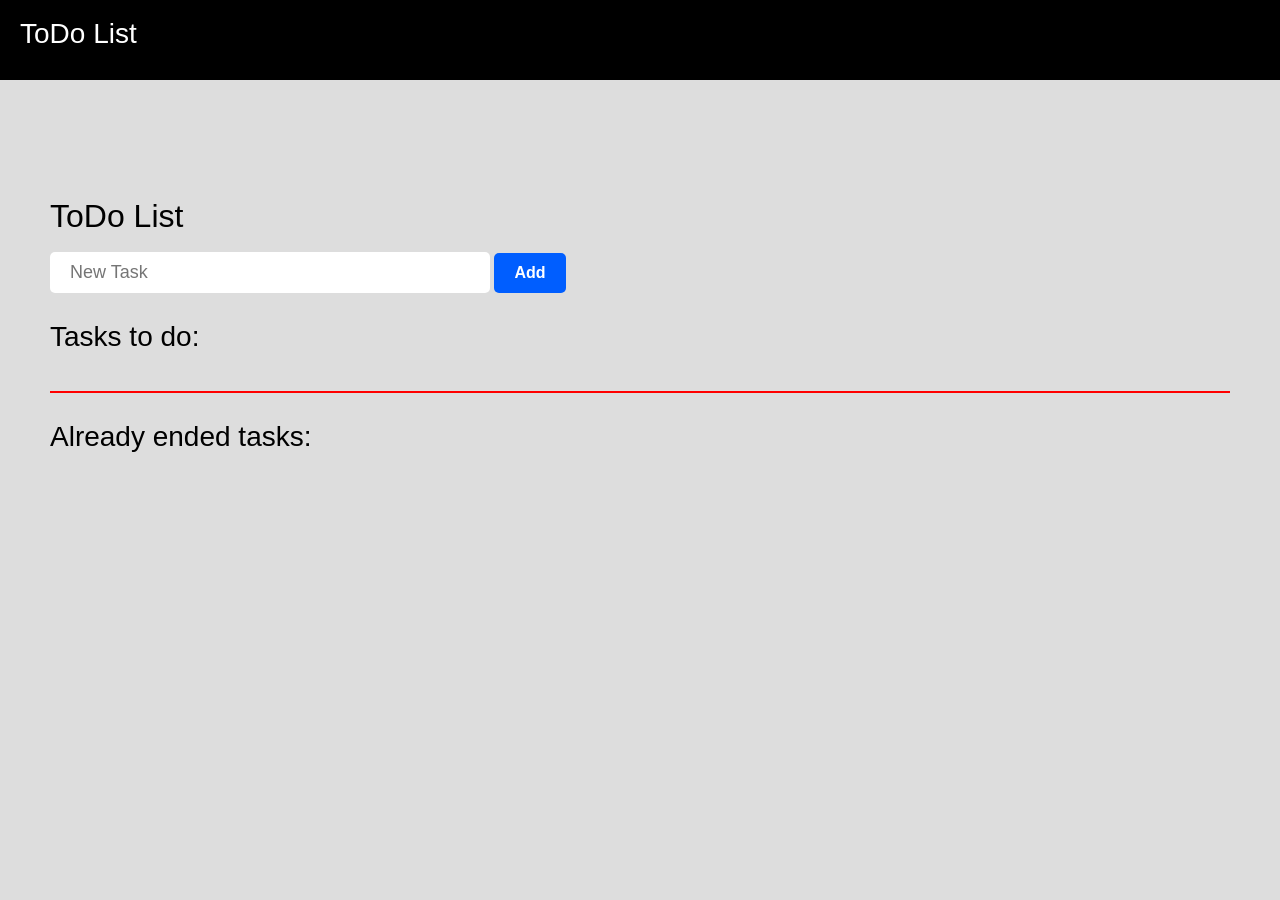
<file: Lab 3/index.html>
<!DOCTYPE html>
<html lang="en">
<head>
    <meta charset="UTF-8">
    <meta name="viewport" content="width=device-width, initial-scale=1.0">
    <title>Todoist</title>
    <link rel="stylesheet" href="./reset.css">
    <link rel="stylesheet" href="./style.css">
</head>
<body>
    <header>
        <nav>
            <a class="logo">ToDo List</a>
        </nav>
    </header>

    <section>
        <div class="container">
            <h1>ToDo List </h1>
            <div class="addable">
                <input id="input" type="text" placeholder="New Task">
                <button id="add">Add</button>  
            </div>
            <div id="main">
                <div class="not_ended sorted" id="tasks_not_ended">
                    <h3>Tasks to do:</h3>
                </div>
                <div class="ended sorted" id="tasks_ended">
                    <h3>
                        Already ended tasks:
                    </h3>
                </div>
                <!-- <div id="task" class="task" data-id="1">
                    <div class="content">
                        <input data-id="1" type="checkbox" class="check" id="check">
                        <p data-id="1" id="todo">Test task</p>
                    </div>
                    <svg id="delete" xmlns="http://www.w3.org/2000/svg" width="16" height="16" fill="currentColor" class="bi bi-trash3" viewBox="0 0 16 16">
                        <path d="M6.5 1h3a.5.5 0 0 1 .5.5v1H6v-1a.5.5 0 0 1 .5-.5M11 2.5v-1A1.5 1.5 0 0 0 9.5 0h-3A1.5 1.5 0 0 0 5 1.5v1H1.5a.5.5 0 0 0 0 1h.538l.853 10.66A2 2 0 0 0 4.885 16h6.23a2 2 0 0 0 1.994-1.84l.853-10.66h.538a.5.5 0 0 0 0-1zm1.958 1-.846 10.58a1 1 0 0 1-.997.92h-6.23a1 1 0 0 1-.997-.92L3.042 3.5zm-7.487 1a.5.5 0 0 1 .528.47l.5 8.5a.5.5 0 0 1-.998.06L5 5.03a.5.5 0 0 1 .47-.53Zm5.058 0a.5.5 0 0 1 .47.53l-.5 8.5a.5.5 0 1 1-.998-.06l.5-8.5a.5.5 0 0 1 .528-.47M8 4.5a.5.5 0 0 1 .5.5v8.5a.5.5 0 0 1-1 0V5a.5.5 0 0 1 .5-.5"/>
                    </svg>
                </div>
                <div id="task" class="task done" data-id="2">
                    <div class="content">
                        <input data-id="2" type="checkbox" class="check" id="check">
                        <p data-id="2" id="todo">Test task done</p>
                    </div>
                    <svg id="delete" xmlns="http://www.w3.org/2000/svg" width="16" height="16" fill="currentColor" class="bi bi-trash3" viewBox="0 0 16 16">
                        <path d="M6.5 1h3a.5.5 0 0 1 .5.5v1H6v-1a.5.5 0 0 1 .5-.5M11 2.5v-1A1.5 1.5 0 0 0 9.5 0h-3A1.5 1.5 0 0 0 5 1.5v1H1.5a.5.5 0 0 0 0 1h.538l.853 10.66A2 2 0 0 0 4.885 16h6.23a2 2 0 0 0 1.994-1.84l.853-10.66h.538a.5.5 0 0 0 0-1zm1.958 1-.846 10.58a1 1 0 0 1-.997.92h-6.23a1 1 0 0 1-.997-.92L3.042 3.5zm-7.487 1a.5.5 0 0 1 .528.47l.5 8.5a.5.5 0 0 1-.998.06L5 5.03a.5.5 0 0 1 .47-.53Zm5.058 0a.5.5 0 0 1 .47.53l-.5 8.5a.5.5 0 1 1-.998-.06l.5-8.5a.5.5 0 0 1 .528-.47M8 4.5a.5.5 0 0 1 .5.5v8.5a.5.5 0 0 1-1 0V5a.5.5 0 0 1 .5-.5"/>
                    </svg>
                </div> -->
            </div>
        </div>
    </section>

    <script src="./index.js"></script>
</body>
</html>
</file>
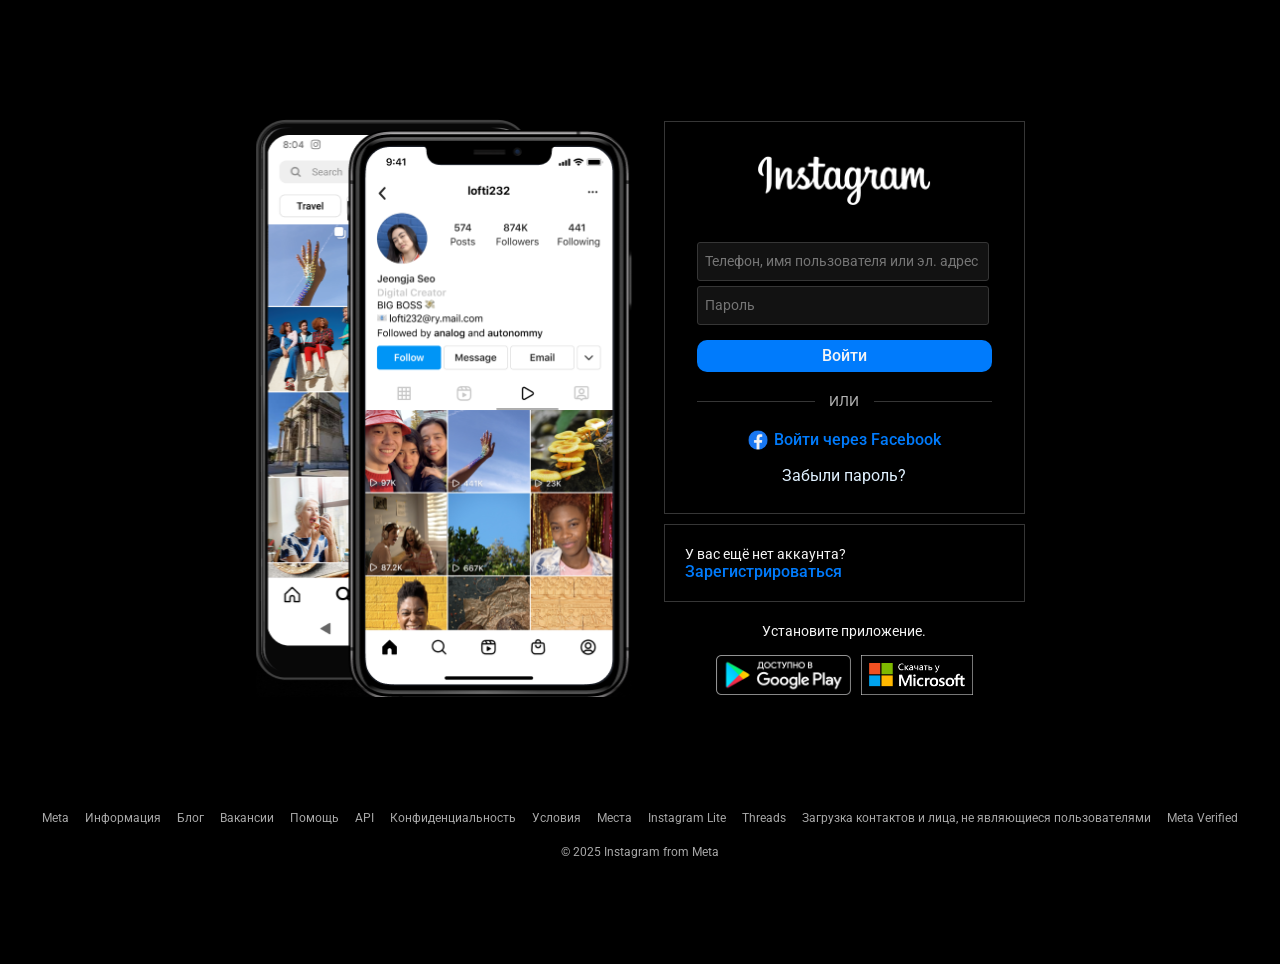
<file: Lab2/Task 2/index.html>
<!doctype html>
<html lang="en">
<head>
    <meta charset="UTF-8">
    <meta name="viewport"
          content="width=device-width, user-scalable=no, initial-scale=1.0, maximum-scale=1.0, minimum-scale=1.0">
    <meta http-equiv="X-UA-Compatible" content="ie=edge">
    <link href="https://fonts.googleapis.com/css2?family=Roboto:wght@400;700&display=swap" rel="stylesheet">
    <link rel="stylesheet" href="styles.css">
    <link rel="icon" href="icons/icons8-instagram-48.png">
    <title>Instagram</title>
</head>
<body>
    <header class="header">
        <h1 class="header-title visually-hidden">Instagram</h1>
    </header>

    <main class="main">
        <div class="main-block">
            <div class="ig-on-iphone">
                <img src="images/instagram-on-iphone.png" alt="" width="383" height="578" class="ig-on-iphone-img">
            </div>
            <div class="log-in-sign-up">
                <form action="" class="log-in" method="POST">
                    <div class="ig-icon-container">
                        <img src="images/ig-text-logo.png" alt="" class="ig-icon" width="175" height="51">
                    </div>
                    <div class="username-container input-container">
                        <label for="username">
                            <input type="text" id="username" placeholder="Телефон, имя пользователя или эл. адрес" name="username" />
                        </label>
                    </div>
                    <div class="password-container input-container">
                        <label for="password">
                            <input type="password" id="password" placeholder="Пароль" name="password" />
                        </label>
                    </div>
                    <div class="log-in-button-container">
                        <button class="log-in-button" type="submit">Войти</button>
                    </div>
                    <div class="divider">
                        <div class="divider-line"></div>
                        <div class="or">ИЛИ</div>
                        <div class="divider-line"></div>
                    </div>
                    <span class="enter-via-facebook">
                        <img src="icons/communication.png" width="20" alt="20">
                        <a href="" class="enter-via-facebook-link">Войти через Facebook</a>
                    </span>
                    <span class="password-reset">
                        <a href="" class="password-reset-link">Забыли пароль?</a>
                    </span>
                </form>
                <div class="sign-up">
                    <p class="sign-up-text">
                        У вас ещё нет аккаунта?
                        <a href="" class="sign-up-link">Зарегистрироваться</a>
                    </p>
                </div>
                <div class="app-download">
                    <p class="app-download-text">Установите приложение.</p>
                    <div class="app-download-links">
                        <img src="images/downlaod-via-googleplay.png" alt="via google play" class="google-play" width="135" height="40">
                        <img src="images/download-via-microsoft.png" alt="via microsoft" class="microsoft" width="112" height="40">
                    </div>
                </div>
            </div>
        </div>
    </main>
    <footer class="footer">
        <div class="additional-links">
            <ul class="additional-links-list">
                <li class="additional-links-item">
                    <a href="" class="additional-links-link">Meta</a>
                </li>
                <li class="additional-links-item">
                    <a href="" class="additional-links-link">Информация</a>
                </li>
                <li class="additional-links-item">
                    <a href="" class="additional-links-link">Блог</a>
                </li>
                <li class="additional-links-item">
                    <a href="" class="additional-links-link">Вакансии</a>
                </li>
                <li class="additional-links-item">
                    <a href="" class="additional-links-link">Помощь</a>
                </li>
                <li class="additional-links-item">
                    <a href="" class="additional-links-link">API</a>
                </li>
                <li class="additional-links-item">
                    <a href="" class="additional-links-link">Конфиденциальность</a>
                </li>
                <li class="additional-links-item">
                    <a href="" class="additional-links-link">Условия</a>
                </li>
                <li class="additional-links-item">
                    <a href="" class="additional-links-link">Места</a>
                </li>
                <li class="additional-links-item">
                    <a href="" class="additional-links-link">Instagram Lite</a>
                </li>
                <li class="additional-links-item">
                    <a href="" class="additional-links-link">Threads</a>
                </li>
                <li class="additional-links-item">
                    <a href="" class="additional-links-link">Загрузка контактов и лица, не являющиеся пользователями</a>
                </li>
                <li class="additional-links-item">
                    <a href="" class="additional-links-link">Meta Verified</a>
                </li>
            </ul>
            <span class="copyright">
                © 2025 Instagram from Meta
            </span>
        </div>

    </footer>
</body>
</html>
</file>
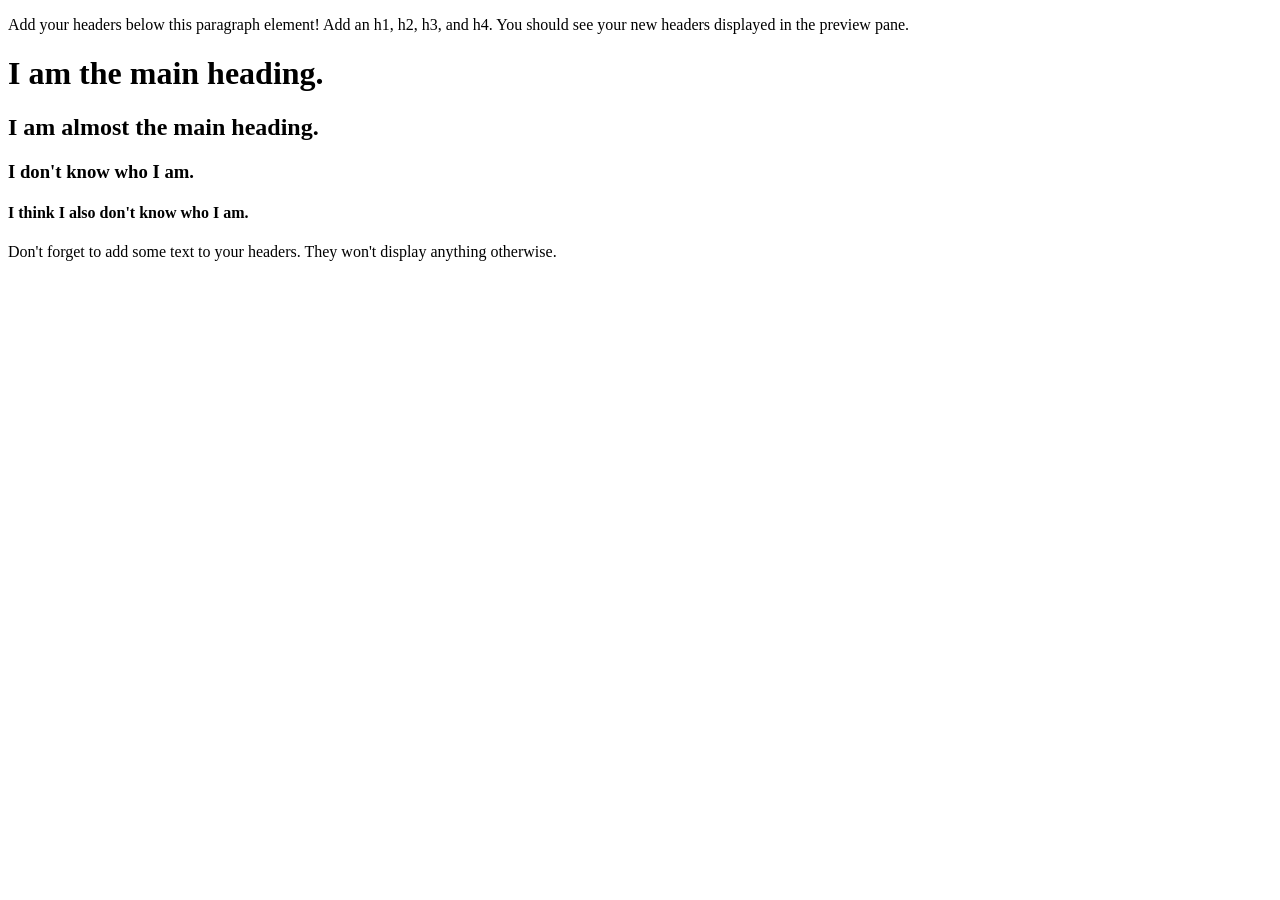
<file: Lab1/udacity/2. Make all the headers.html>
<!DOCTYPE html>
<!--
When you've finished your headers, click over to solution.html in this workspace to see how I did it.
-->
<body>
  <p>Add your headers below this paragraph element! Add an h1, h2, h3, and h4. You should see your new headers displayed in the preview pane.
  </p>
  <h1>I am the main heading.</h1>
  <h2>I am almost the main heading.</h2>
  <h3>I don't know who I am.</h3>
  <h4>I think I also don't know who I am.</h4>
  <p>Don't forget to add some text to your headers. They won't display anything otherwise.
  </p>
</body>
</html>
</file>
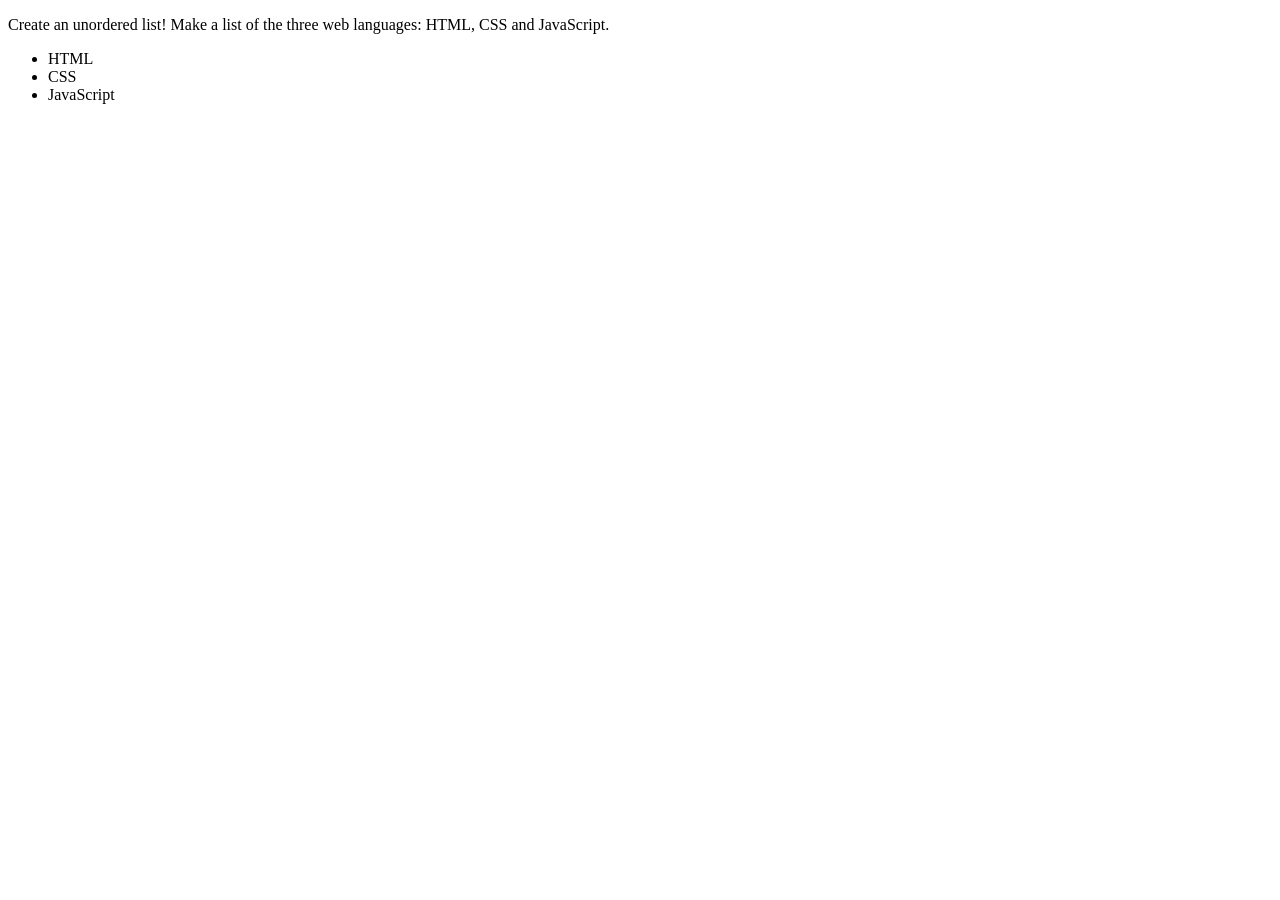
<file: Lab1/udacity/3. Make a List.html>
<!DOCTYPE html>
<html>
<!-- 
When you've made your list, click over to the solution.html file to see how I did it.
-->
  <body>
  <p>Create an unordered list! Make a list of the three web languages: HTML, CSS and JavaScript.</p>
    <ul>
      <li>HTML</li>
      <li>CSS</li>
      <li>JavaScript</li>
</body>
</html>
</file>
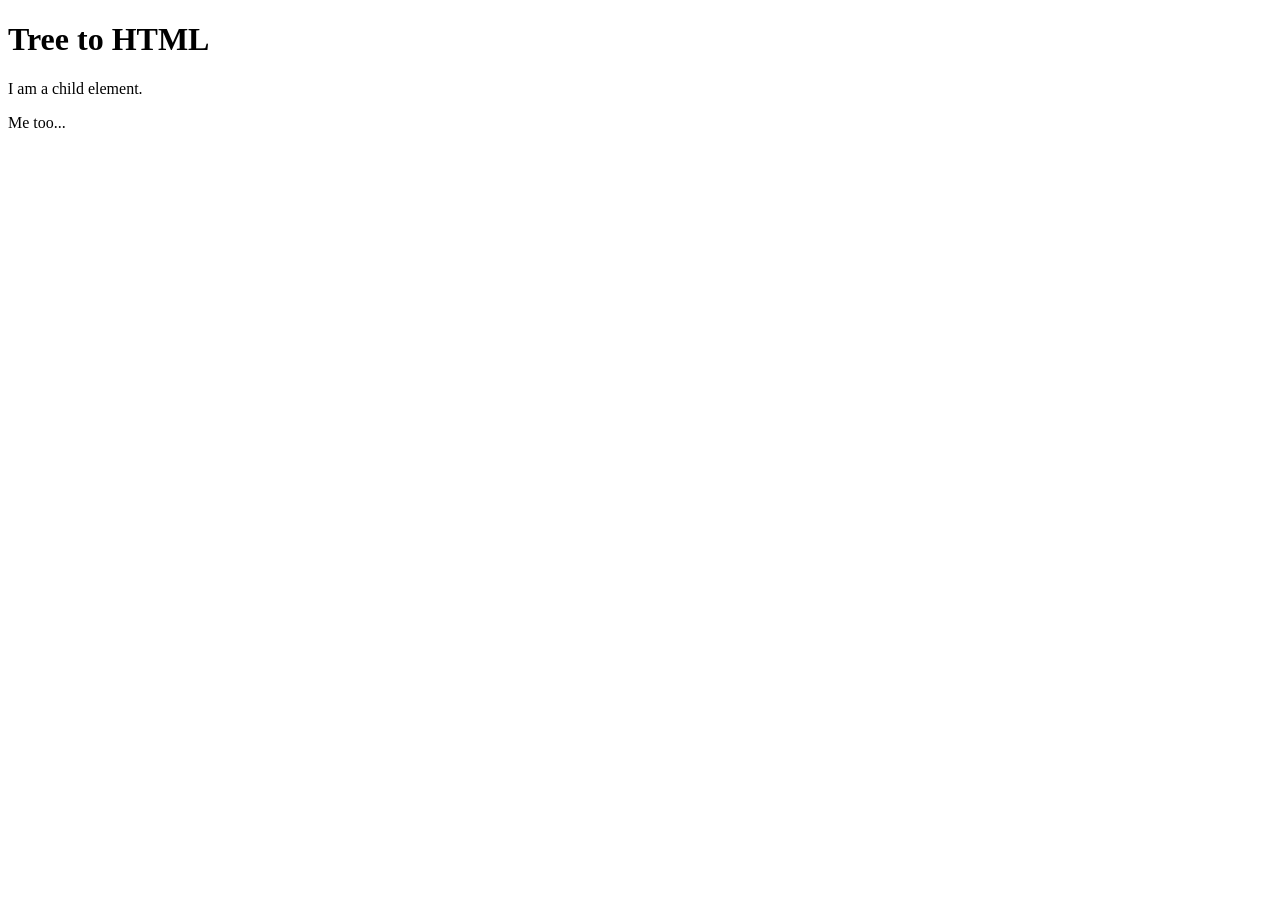
<file: Lab1/udacity/4. Tree to HTML.html>
<!DOCTYPE html>
<html lang="en">
<body>
  <!-- Did you notice that the body tag - the top of the sample tree - is already here? You don't need to add another one. When you're done, you can click over to the solution.html to check your work.-->
  <h1>Tree to HTML</h1>
  <div>
    <p>I am a child element.</p>
    </p>Me too...</p>
  </div>
</body>
</html>
</file>
<file: Lab 3/style.css>
body {
    background-color: rgb(221, 221, 221);
    font-family: 'Segoe UI', Tahoma, Geneva, Verdana, sans-serif;
}


.container {
    margin: 0 auto;
    max-width: 1180px;
}


header {
    height: 80px;
    color: white;
    background-color: black;
}

nav {
    padding: 20px 20px;
}

nav > a {
    font-size: 28px;
    text-align: center;
}


section {
    margin-top: 120px;
}


section > .container h1 {
    font-size: 32px;
    margin-bottom: 20px;
}

section .addable > input {
    width: 400px;
    border: none;
    font-size: 18px;
    border-radius: 5px;
    padding: 10px 20px;
}

section .addable > button {
    color: white;
    border: none;
    padding: 11px 20px;
    font-weight: 700;
    font-size: 16px;
    background-color: rgb(0, 94, 255);
    border-radius: 5px;
    cursor: pointer;
}


.tasks {
    margin-top: 40px;
}



.task {
    display: flex;
    align-items: center;
    padding: 20px 30px;
    border: 1px solid gray;
    border-radius: 10px;
    justify-content: space-between;
    margin-bottom: 5px;
}


.task.done {
    background-color: rgb(175, 251, 175);
}

.task.done .content p {
    text-decoration: line-through;
}


.task .content {
    display: flex;
    align-items: center;
}

.task .content input {
    cursor: pointer;
}

.task .content p {
    font-size: 18px;
    margin-left: 12px;
}


.task svg {
    cursor: pointer;
    color: rgb(255, 25, 0);
    transition: .5 ease-in-out;
}

.task svg:hover {
    scale: 1.5;
}


.not_ended {
    margin-top: 30px;
    margin-bottom: 30px;
    padding-bottom: 30px;
    border-bottom: 2px solid red;
}

.sorted h3 {
    font-size: 28px;
    margin-bottom: 10px;

}
</file>
<file: Lab2/Task 2/styles.css>
/**
  Нормализация блочной модели
 */
*,
::before,
::after {
    box-sizing: border-box;
}

/**
  Убираем внутренние отступы слева тегам списков,
  у которых есть атрибут class
 */
:where(ul, ol):where([class]) {
    padding-left: 0;
}

/**
  Убираем внешние отступы body и двум другим тегам,
  у которых есть атрибут class
 */
body,
:where(blockquote, figure):where([class]) {
    margin: 0;
}

/**
  Убираем внешние отступы вертикали нужным тегам,
  у которых есть атрибут class
 */
:where(
  h1,
  h2,
  h3,
  h4,
  h5,
  h6,
  p,
  ul,
  ol,
  dl
):where([class]) {
    margin-block: 0;
}

:where(dd[class]) {
    margin-left: 0;
}

:where(fieldset[class]) {
    margin-left: 0;
    padding: 0;
    border: none;

}

/**
  Убираем стандартный маркер маркированному списку,
  у которого есть атрибут class
 */
:where(ul[class]) {
    list-style: none;
}

:where(address[class]) {
    font-style: normal;
}

/**
  Обнуляем вертикальные внешние отступы параграфа,
  объявляем локальную переменную для внешнего отступа вниз,
  чтобы избежать взаимодействие с более сложным селектором
 */
p {
    --paragraphMarginBottom: 24px;

    margin-block: 0;
}

/**
  Внешний отступ вниз для параграфа без атрибута class,
  который расположен не последним среди своих соседних элементов
 */
p:where(:not([class]):not(:last-child)) {
    margin-bottom: var(--paragraphMarginBottom);
}


/**
  Упрощаем работу с изображениями
 */
img {
    display: block;
    max-width: 100%;
}

/**
  Наследуем свойства шрифт для полей ввода
 */
input,
textarea,
select,
button {
    font: inherit;
}

html {
    /**
      Пригодится в большинстве ситуаций
      (когда, например, нужно будет "прижать" футер к низу сайта)
     */
    height: 100%;
}

/**
  Плавный скролл
 */
html,
:has(:target) {
    scroll-behavior: smooth;
}

body {
    /**
      Пригодится в большинстве ситуаций
      (когда, например, нужно будет "прижать" футер к низу сайта)
     */
    min-height: 100%;
    /**
      Унифицированный интерлиньяж
     */
    line-height: 1.5;
}

/**
  Приводим к единому цвету svg-элементы
 */
svg *[fill] { fill: currentColor }
svg *[stroke] { stroke: currentColor }

/**
  Чиним баг задержки смены цвета при взаимодействии с svg-элементами
 */
svg * {
    transition-property: fill, stroke;
}

/**
  Удаляем все анимации и переходы для людей,
  которые предпочитают их не использовать
 */
@media (prefers-reduced-motion: reduce) {
    *,
    ::before,
    ::after {
        animation-duration: 0.01ms !important;
        animation-iteration-count: 1 !important;
        transition-duration: 0.01ms !important;
        scroll-behavior: auto !important;
    }
}

.visually-hidden {
    position: absolute;
    width: 1px;
    height: 1px;
    margin: -1px;
    border: 0;
    padding: 0;
    white-space: nowrap;
    clip-path: inset(100%);
    clip: rect(0 0 0 0);
    overflow: hidden;
}

body {
    background-color: rgb(0, 0 ,0);
    color: rgb(245, 245, 245);
    font-family: -apple-system, BlinkMacSystemFont, 'Segoe UI', Roboto, Helvetica, Arial, sans-serif;
    font-size: 14px;
    line-height: 18px;
}

.main-block {
    display: flex;
    width: min-content;
    min-height: 80vh;
    margin-inline: auto;
    margin-top: 64px;
    padding-bottom: 32px;
    column-gap: 28px;
    align-items: center;
}

.ig-on-iphone {
    width: 383px;
}

.ig-on-iphone-img {
    width: 100%;
    height: 578px;

}


.ig-icon-container {
    display: flex;
    justify-content: center;
    align-items: center;
    padding-bottom: 32px;
}

.log-in {
    padding: 32px 32px 28px 32px;

    border: 1px solid rgb(54, 54, 54);
    display: flex;
    flex-direction: column;
    row-gap: 5px;
}

.input-container {
    width: 292px;
}

input {
    color: rgb(245, 245, 245);
    width: 100%;
    line-height: 2.5;
    font-size: 14px;
    background-color: rgb(18, 18, 18);
    border: 1px solid rgb(54, 54, 54);
    border-radius: 3px;
    padding-inline: 7px;
}

input::placeholder {
    color: rgb(117, 117, 117);
}

.log-in-button {
    width: 100%;
    margin-top: 10px;
    margin-bottom: 15px;
    line-height: 1.9;
    font-weight: 500;
    color: rgb(245, 245, 245);
    background-color: #007bfc;
    font-size: 16px;
    border-radius: 10px;
    border: none;
}

.divider {
    display: flex;
    justify-content: space-between;
    align-items: center;
    color: rgb(180, 180, 180);
    margin-bottom: 15px;
}

.divider-line {
    display: flex;
    width: 40%;
    border: 0;
    border-bottom: 1px solid rgb(54, 54, 54);
}

.enter-via-facebook-link::before {
    content:"";
    background-image: url("icons/communication.png");
    width: 52px;
    height: 52px;
}



.enter-via-facebook {
    display: flex;
    justify-content: center;
    align-items: center;
    column-gap: 6px;
    margin-bottom: 12px;
}

.enter-via-facebook-link {
    color: #007bfc;
    text-decoration: none;
    font-weight: 500;
    font-size: 16px;

}

.enter-via-facebook-link:hover {
    color: rgb(224, 241, 255);
}

.password-reset {
    text-align: center;
}

.password-reset-link {
    color: rgb(224, 241, 255);
    text-decoration: none;
    font-size: 16px;
}

.sign-up {
    padding: 20px;
    border: 1px solid rgb(54, 54, 54);
    margin-top: 10px;
}

.sign-up-link {
    color: #007bfc;
    text-decoration: none;
    font-weight: 500;
    font-size: 16px;
}

.app-download {
    margin-top: 20px;
    display: flex;
    flex-direction: column;
    align-items: center;
}

.app-download-links {
    margin-top: 15px;
    display: flex;
    column-gap: 10px;
}

.footer {
    margin-top: 25px;
    text-align: center;
    font-size: 12px;
    color: rgb(168, 168, 168);
}

.additional-links-list {
    display: flex;
    justify-content: center;
    column-gap: 16px;
    flex-wrap: wrap;
    margin-bottom: 16px;
}

.additional-links-link {
    font-size: 12px;
    color: rgb(168, 168, 168);
    text-decoration: none;
}

.additional-links-link:hover {
    text-decoration: underline;
}

@media (max-width: 877px) {
    .ig-on-iphone {
        display: none;
    }
}
</file>
